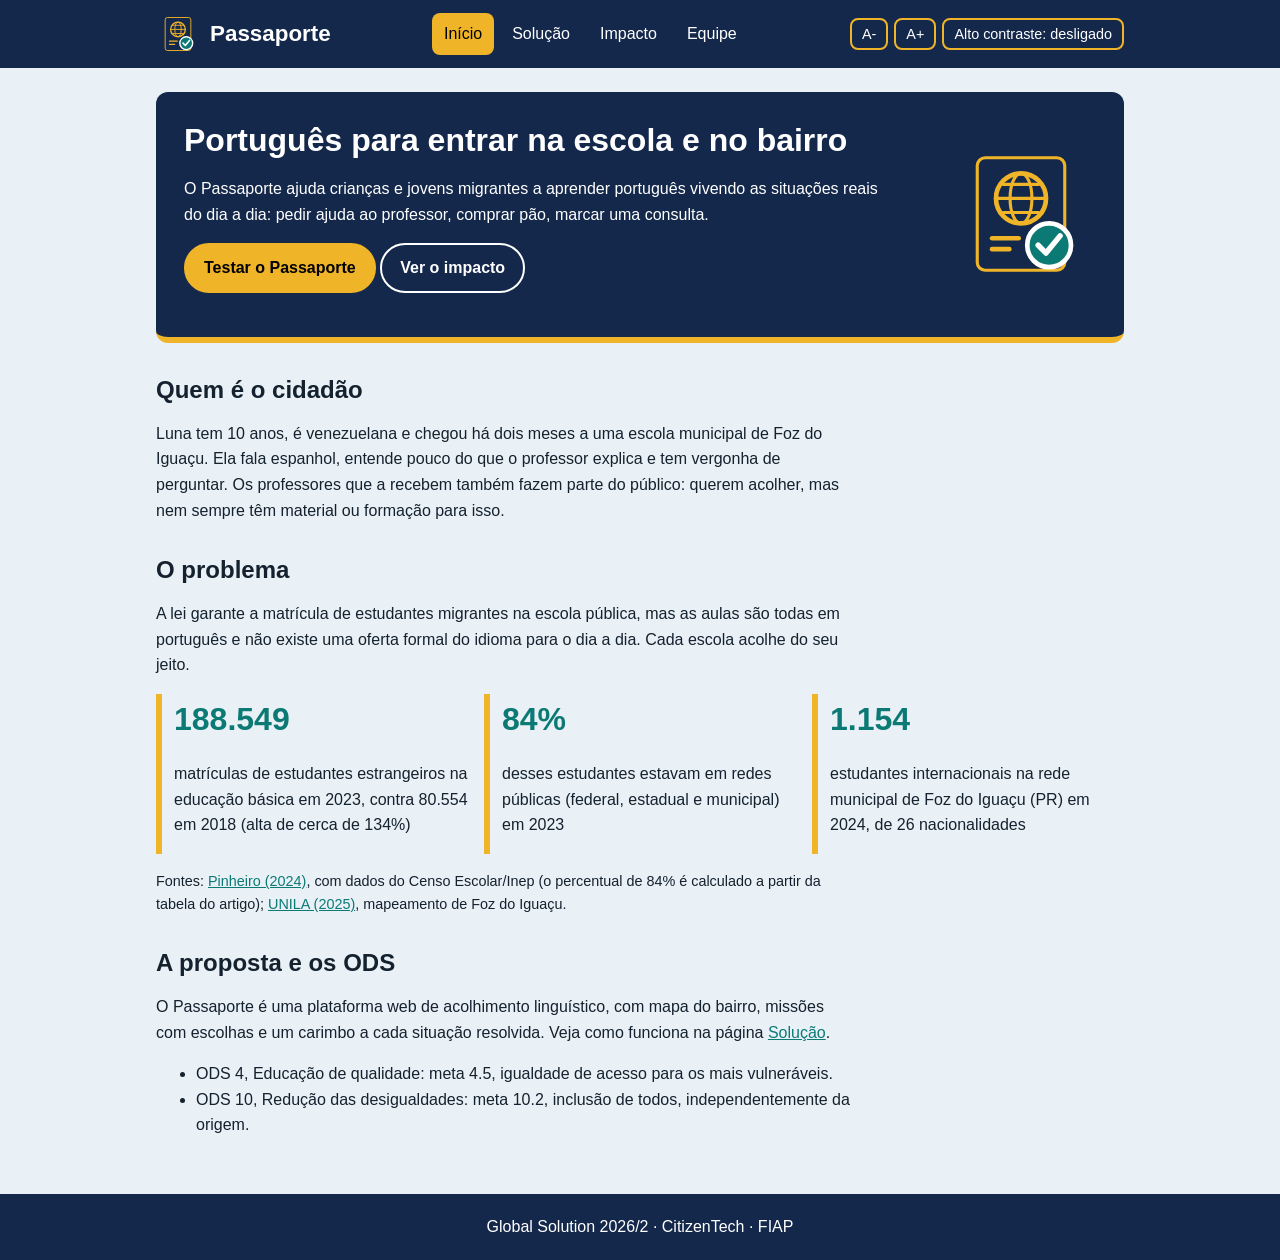
<file: index.html>
<!DOCTYPE html>
<html lang="pt-BR" id="pagina">
<head>
<meta charset="UTF-8">
<meta name="viewport" content="width=device-width, initial-scale=1">
<title>Início | Passaporte</title>
<link rel="icon" href="img/logo.svg" type="image/svg+xml">
<link rel="stylesheet" href="css/estilo.css">
</head>
<body>
<header>
<div class="topo">
<a class="marca" href="./index.html"><img src="img/logo.svg" alt="Logo do Passaporte" width="44" height="44"><span>Passaporte</span></a>
<nav>
<ul>
<li><a class="ativo" href="index.html">Início</a></li>
<li><a href="solucao.html">Solução</a></li>
<li><a href="impacto.html">Impacto</a></li>
<li><a href="equipe.html">Equipe</a></li>
</ul>
</nav>
<div class="acess">
<button type="button" id="btn-menos" title="Diminuir a fonte">A-</button>
<button type="button" id="btn-mais" title="Aumentar a fonte">A+</button>
<button type="button" id="btn-contraste">Alto contraste: desligado</button>
</div>
</div>
</header>
<main id="conteudo">
<section class="hero">
<div>
<h1>Português para entrar na escola e no bairro</h1>
<p>O Passaporte ajuda crianças e jovens migrantes a aprender português vivendo as situações reais do dia a dia: pedir ajuda ao professor, comprar pão, marcar uma consulta.</p>
<p><a class="botao" href="solucao.html">Testar o Passaporte</a> <a class="botao sec" href="impacto.html">Ver o impacto</a></p>
</div>
<img src="img/logo.svg" alt="Passaporte azul com um globo dourado e um carimbo de confirmação" width="150" height="150">
</section>

<section>
<h2>Quem é o cidadão</h2>
<p>Luna tem 10 anos, é venezuelana e chegou há dois meses a uma escola municipal de Foz do Iguaçu. Ela fala espanhol, entende pouco do que o professor explica e tem vergonha de perguntar. Os professores que a recebem também fazem parte do público: querem acolher, mas nem sempre têm material ou formação para isso.</p>
</section>

<section>
<h2>O problema</h2>
<p>A lei garante a matrícula de estudantes migrantes na escola pública, mas as aulas são todas em português e não existe uma oferta formal do idioma para o dia a dia. Cada escola acolhe do seu jeito.</p>
<div class="dados">
<div><p class="numero">188.549</p><p>matrículas de estudantes estrangeiros na educação básica em 2023, contra 80.554 em 2018 (alta de cerca de 134%)</p></div>
<div><p class="numero">84%</p><p>desses estudantes estavam em redes públicas (federal, estadual e municipal) em 2023</p></div>
<div><p class="numero">1.154</p><p>estudantes internacionais na rede municipal de Foz do Iguaçu (PR) em 2024, de 26 nacionalidades</p></div>
</div>
<p class="fonte">Fontes: <a href="https://doi.org/10.56579/rei.v6i2.1332">Pinheiro (2024)</a>, com dados do Censo Escolar/Inep (o percentual de 84% é calculado a partir da tabela do artigo); <a href="https://portal.unila.edu.br/noticias/mapeamento-identifica-alunos-internacionais-na-rede-municipal">UNILA (2025)</a>, mapeamento de Foz do Iguaçu.</p>
</section>

<section>
<h2>A proposta e os ODS</h2>
<p>O Passaporte é uma plataforma web de acolhimento linguístico, com mapa do bairro, missões com escolhas e um carimbo a cada situação resolvida. Veja como funciona na página <a href="solucao.html">Solução</a>.</p>
<ul>
<li>ODS 4, Educação de qualidade: meta 4.5, igualdade de acesso para os mais vulneráveis.</li>
<li>ODS 10, Redução das desigualdades: meta 10.2, inclusão de todos, independentemente da origem.</li>
</ul>
</section>
</main>
<footer>
<p>Global Solution 2026/2 · CitizenTech · FIAP</p>
</footer>
<script src="js/acessibilidade.js"></script>

</body>
</html>
</file>
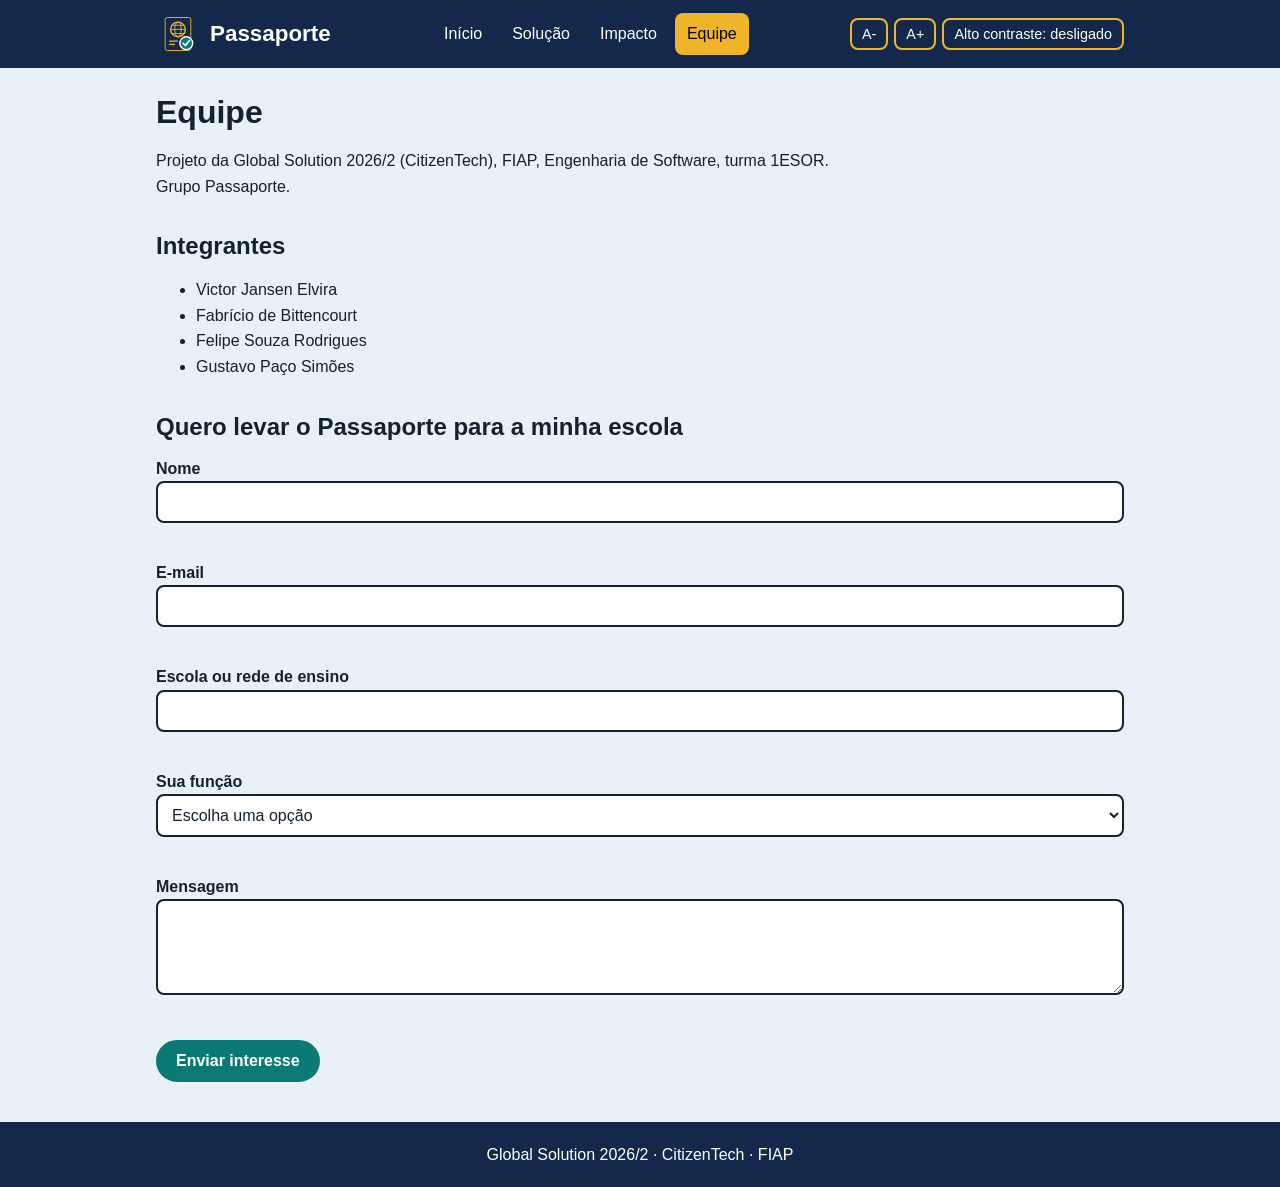
<file: equipe.html>
<!DOCTYPE html>
<html lang="pt-BR" id="pagina">
<head>
<meta charset="UTF-8">
<meta name="viewport" content="width=device-width, initial-scale=1">
<title>Equipe | Passaporte</title>
<link rel="icon" href="img/logo.svg" type="image/svg+xml">
<link rel="stylesheet" href="css/estilo.css">
</head>
<body>
<header>
<div class="topo">
<a class="marca" href="./index.html"><img src="img/logo.svg" alt="Logo do Passaporte" width="44" height="44"><span>Passaporte</span></a>
<nav>
<ul>
<li><a href="index.html">Início</a></li>
<li><a href="solucao.html">Solução</a></li>
<li><a href="impacto.html">Impacto</a></li>
<li><a class="ativo" href="equipe.html">Equipe</a></li>
</ul>
</nav>
<div class="acess">
<button type="button" id="btn-menos" title="Diminuir a fonte">A-</button>
<button type="button" id="btn-mais" title="Aumentar a fonte">A+</button>
<button type="button" id="btn-contraste">Alto contraste: desligado</button>
</div>
</div>
</header>
<main id="conteudo">
<h1>Equipe</h1>
<p>Projeto da Global Solution 2026/2 (CitizenTech), FIAP, Engenharia de Software, turma 1ESOR. Grupo Passaporte.</p>
<h2>Integrantes</h2>
<ul>
<li>Victor Jansen Elvira</li>
<li>Fabrício de Bittencourt</li>
<li>Felipe Souza Rodrigues</li>
<li>Gustavo Paço Simões</li>
</ul>

<section>
<h2>Quero levar o Passaporte para a minha escola</h2>
<form id="form-contato">
<label for="nome">Nome</label>
<input type="text" id="nome" name="nome">
<p class="campo-erro" id="erro-nome"></p>
<label for="email">E-mail</label>
<input type="text" id="email" name="email">
<p class="campo-erro" id="erro-email"></p>
<label for="escola">Escola ou rede de ensino</label>
<input type="text" id="escola" name="escola">
<p class="campo-erro" id="erro-escola"></p>
<label for="papel">Sua função</label>
<select id="papel" name="papel">
<option value="">Escolha uma opção</option>
<option>Professor(a)</option>
<option>Gestor(a)</option>
<option>Voluntário(a)</option>
<option>Outra</option>
</select>
<p class="campo-erro" id="erro-papel"></p>
<label for="mensagem">Mensagem</label>
<textarea id="mensagem" name="mensagem" rows="4"></textarea>
<p class="campo-erro" id="erro-mensagem"></p>
<button type="button" class="botao" id="enviar">Enviar interesse</button>
</form>
<div id="status-form"></div>
</section>
</main>
<footer>
<p>Global Solution 2026/2 · CitizenTech · FIAP</p>
</footer>
<script src="js/acessibilidade.js"></script>
<script src="js/formulario.js"></script>
</body>
</html>
</file>
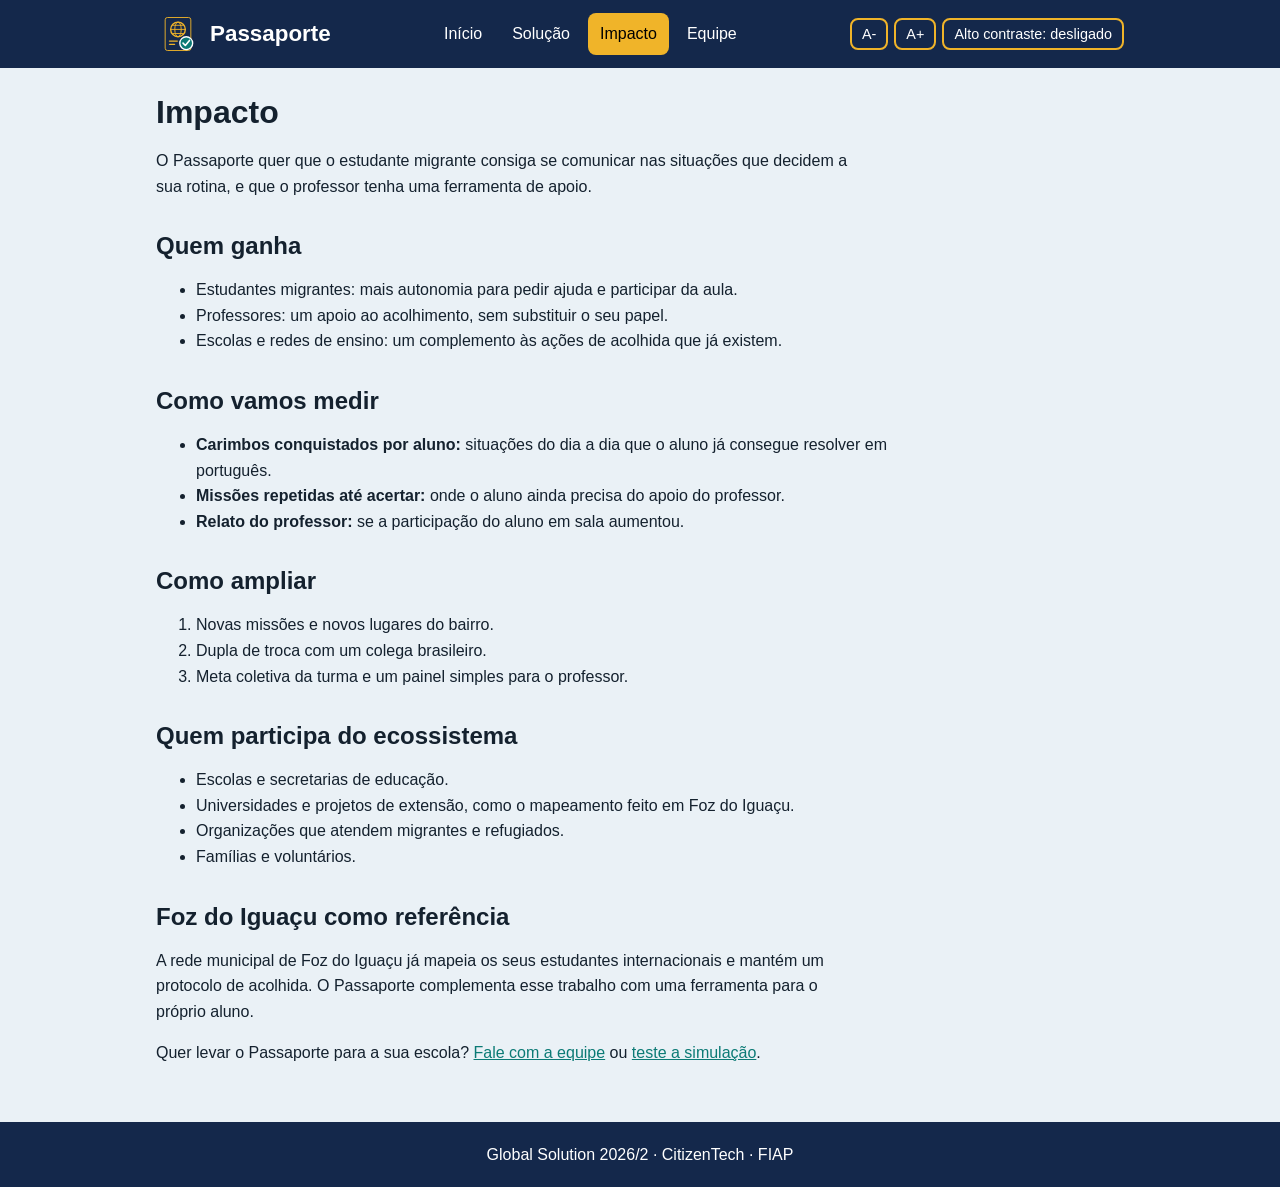
<file: impacto.html>
<!DOCTYPE html>
<html lang="pt-BR" id="pagina">
<head>
<meta charset="UTF-8">
<meta name="viewport" content="width=device-width, initial-scale=1">
<title>Impacto | Passaporte</title>
<link rel="icon" href="img/logo.svg" type="image/svg+xml">
<link rel="stylesheet" href="css/estilo.css">
</head>
<body>
<header>
<div class="topo">
<a class="marca" href="./index.html"><img src="img/logo.svg" alt="Logo do Passaporte" width="44" height="44"><span>Passaporte</span></a>
<nav>
<ul>
<li><a href="index.html">Início</a></li>
<li><a href="solucao.html">Solução</a></li>
<li><a class="ativo" href="impacto.html">Impacto</a></li>
<li><a href="equipe.html">Equipe</a></li>
</ul>
</nav>
<div class="acess">
<button type="button" id="btn-menos" title="Diminuir a fonte">A-</button>
<button type="button" id="btn-mais" title="Aumentar a fonte">A+</button>
<button type="button" id="btn-contraste">Alto contraste: desligado</button>
</div>
</div>
</header>
<main id="conteudo">
<h1>Impacto</h1>
<p>O Passaporte quer que o estudante migrante consiga se comunicar nas situações que decidem a sua rotina, e que o professor tenha uma ferramenta de apoio.</p>

<h2>Quem ganha</h2>
<ul>
<li>Estudantes migrantes: mais autonomia para pedir ajuda e participar da aula.</li>
<li>Professores: um apoio ao acolhimento, sem substituir o seu papel.</li>
<li>Escolas e redes de ensino: um complemento às ações de acolhida que já existem.</li>
</ul>

<h2>Como vamos medir</h2>
<ul>
<li><strong>Carimbos conquistados por aluno:</strong> situações do dia a dia que o aluno já consegue resolver em português.</li>
<li><strong>Missões repetidas até acertar:</strong> onde o aluno ainda precisa do apoio do professor.</li>
<li><strong>Relato do professor:</strong> se a participação do aluno em sala aumentou.</li>
</ul>

<h2>Como ampliar</h2>
<ol>
<li>Novas missões e novos lugares do bairro.</li>
<li>Dupla de troca com um colega brasileiro.</li>
<li>Meta coletiva da turma e um painel simples para o professor.</li>
</ol>

<h2>Quem participa do ecossistema</h2>
<ul>
<li>Escolas e secretarias de educação.</li>
<li>Universidades e projetos de extensão, como o mapeamento feito em Foz do Iguaçu.</li>
<li>Organizações que atendem migrantes e refugiados.</li>
<li>Famílias e voluntários.</li>
</ul>

<h2>Foz do Iguaçu como referência</h2>
<p>A rede municipal de Foz do Iguaçu já mapeia os seus estudantes internacionais e mantém um protocolo de acolhida. O Passaporte complementa esse trabalho com uma ferramenta para o próprio aluno.</p>
<p>Quer levar o Passaporte para a sua escola? <a href="equipe.html">Fale com a equipe</a> ou <a href="solucao.html">teste a simulação</a>.</p>
</main>
<footer>
<p>Global Solution 2026/2 · CitizenTech · FIAP</p>
</footer>
<script src="js/acessibilidade.js"></script>

</body>
</html>
</file>
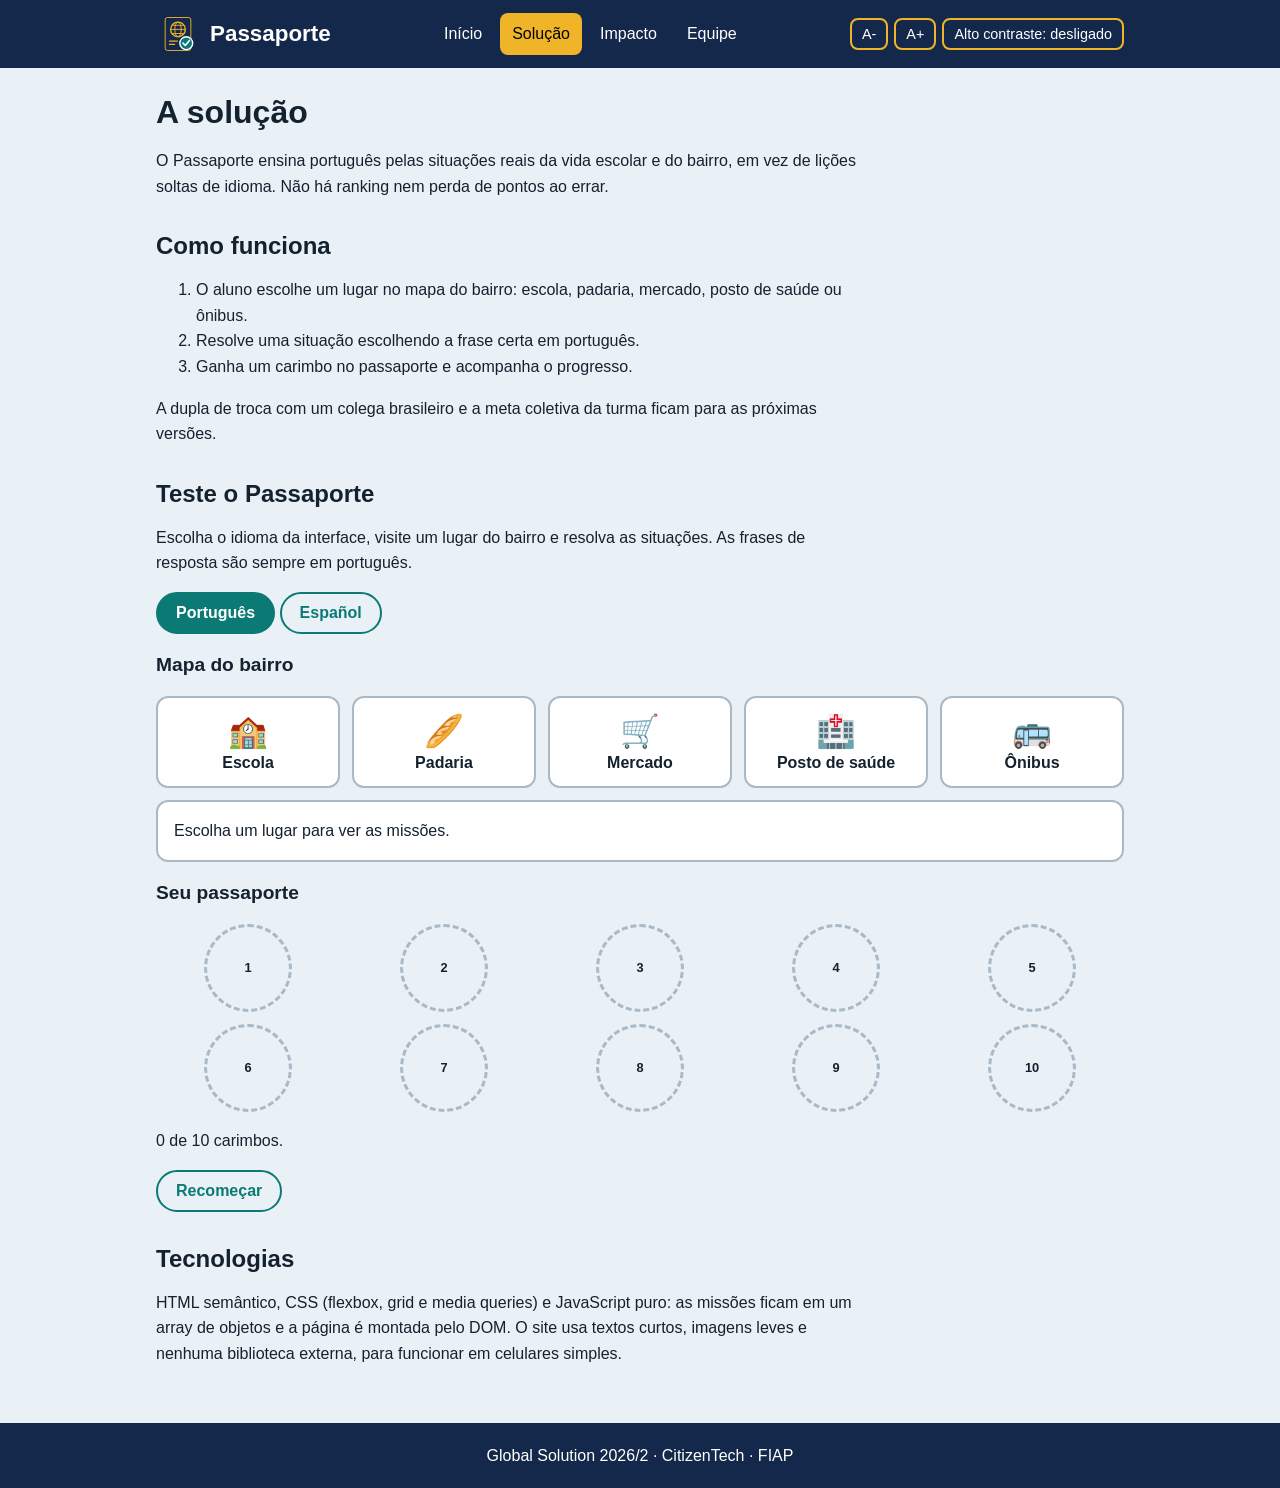
<file: solucao.html>
<!DOCTYPE html>
<html lang="pt-BR" id="pagina">
<head>
<meta charset="UTF-8">
<meta name="viewport" content="width=device-width, initial-scale=1">
<title>Solução | Passaporte</title>
<link rel="icon" href="img/logo.svg" type="image/svg+xml">
<link rel="stylesheet" href="css/estilo.css">
</head>
<body>
<header>
<div class="topo">
<a class="marca" href="./index.html"><img src="img/logo.svg" alt="Logo do Passaporte" width="44" height="44"><span>Passaporte</span></a>
<nav>
<ul>
<li><a href="index.html">Início</a></li>
<li><a class="ativo" href="solucao.html">Solução</a></li>
<li><a href="impacto.html">Impacto</a></li>
<li><a href="equipe.html">Equipe</a></li>
</ul>
</nav>
<div class="acess">
<button type="button" id="btn-menos" title="Diminuir a fonte">A-</button>
<button type="button" id="btn-mais" title="Aumentar a fonte">A+</button>
<button type="button" id="btn-contraste">Alto contraste: desligado</button>
</div>
</div>
</header>
<main id="conteudo">
<h1>A solução</h1>
<p>O Passaporte ensina português pelas situações reais da vida escolar e do bairro, em vez de lições soltas de idioma. Não há ranking nem perda de pontos ao errar.</p>

<h2>Como funciona</h2>
<ol>
<li>O aluno escolhe um lugar no mapa do bairro: escola, padaria, mercado, posto de saúde ou ônibus.</li>
<li>Resolve uma situação escolhendo a frase certa em português.</li>
<li>Ganha um carimbo no passaporte e acompanha o progresso.</li>
</ol>
<p>A dupla de troca com um colega brasileiro e a meta coletiva da turma ficam para as próximas versões.</p>

<section>
<h2>Teste o Passaporte</h2>
<p>Escolha o idioma da interface, visite um lugar do bairro e resolva as situações. As frases de resposta são sempre em português.</p>
<div id="idiomas"></div>
<h3 id="titulo-mapa">Mapa do bairro</h3>
<div id="mapa" class="mapa"></div>
<div id="painel" class="cartao"></div>
<h3 id="titulo-passaporte">Seu passaporte</h3>
<div id="carimbos" class="carimbos"></div>
<p id="progresso"></p>
<button type="button" class="botao sec" id="reiniciar">Recomeçar</button>
</section>

<h2>Tecnologias</h2>
<p>HTML semântico, CSS (flexbox, grid e media queries) e JavaScript puro: as missões ficam em um array de objetos e a página é montada pelo DOM. O site usa textos curtos, imagens leves e nenhuma biblioteca externa, para funcionar em celulares simples.</p>
</main>
<footer>
<p>Global Solution 2026/2 · CitizenTech · FIAP</p>
</footer>
<script src="js/acessibilidade.js"></script>
<script src="js/simulacao.js"></script>
</body>
</html>
</file>
<file: css/estilo.css>
/* Cores e medidas do site (variáveis) */
:root{--fundo:#eaf1f6;--cartao:#fff;--texto:#14212e;--azul:#14284b;--sobre-azul:#fff;--destaque:#0b7a75;--sobre-destaque:#fff;--ouro:#f0b429;--borda:#a9b9c6;--certo:#0b7a75;--errado:#b42318;--raio:12px}
/* Modo de alto contraste: só troca as variáveis */
.alto-contraste{--fundo:#000;--cartao:#000;--texto:#fff;--azul:#000;--sobre-azul:#fff;--destaque:#ffd400;--sobre-destaque:#000;--ouro:#ffd400;--borda:#fff;--certo:#ffd400;--errado:#ff8a80}
html{font-size:100%}
*{box-sizing:border-box}
body{margin:0;font-family:Arial,Helvetica,sans-serif;line-height:1.6;background:var(--fundo);color:var(--texto)}
h1,h2,h3{line-height:1.25;font-family:"Trebuchet MS",Arial,sans-serif}
h1{font-size:2rem;margin:0 0 .5rem}
h2{font-size:1.5rem;margin:2rem 0 .5rem}
h3{font-size:1.2rem}
p,li{max-width:700px}
a{color:var(--destaque)}
header{background:var(--azul);color:var(--sobre-azul)}
.topo{max-width:1000px;margin:auto;padding:12px 16px;display:flex;flex-wrap:wrap;align-items:center;justify-content:space-between;gap:12px}
.marca{display:flex;align-items:center;gap:10px;color:var(--sobre-azul);text-decoration:none;font-size:1.4rem;font-weight:800}
.marca img{width:44px;height:44px}
nav ul{list-style:none;margin:0;padding:0;display:flex;flex-wrap:wrap;gap:6px}
nav a{display:block;padding:8px 12px;border-radius:8px;color:var(--sobre-azul);text-decoration:none}
nav a:hover,nav a.ativo{background:var(--ouro);color:#000}
.acess{display:flex;flex-wrap:wrap;gap:6px}
.acess button{font-family:inherit;font-size:1rem;font-size:.9rem;padding:6px 10px;border-radius:8px;border:2px solid var(--ouro);background:transparent;color:var(--sobre-azul)}
main{max-width:1000px;margin:auto;padding:24px 16px 40px}
.hero{background:var(--azul);color:var(--sobre-azul);border-radius:var(--raio);padding:28px;border-bottom:6px solid var(--ouro);display:flex;flex-wrap:wrap;align-items:center;gap:24px}
.hero div{flex:1 1 300px}
.hero img{width:150px;height:150px}
.botao{display:inline-block;font-family:inherit;font-size:1rem;font-weight:700;padding:10px 18px;border-radius:999px;border:2px solid var(--destaque);background:var(--destaque);color:var(--sobre-destaque);text-decoration:none}
.botao.sec{background:transparent;color:var(--destaque)}
.botao.sec.ativo{background:var(--destaque);color:var(--sobre-destaque)}
.hero .botao{background:var(--ouro);border-color:var(--ouro);color:#000}
.hero .botao.sec{background:transparent;color:var(--sobre-azul);border-color:var(--sobre-azul)}
.dados{display:grid;grid-template-columns:repeat(3,1fr);gap:16px;margin:16px 0}
.dados div{border-left:6px solid var(--ouro);padding-left:12px}
.numero{font-size:2rem;font-weight:800;color:var(--destaque);margin:0}
.fonte{font-size:.9rem}
.cartao{background:var(--cartao);border:2px solid var(--borda);border-radius:var(--raio);padding:16px}
.mapa{display:grid;grid-template-columns:repeat(5,1fr);gap:12px;margin:12px 0}
.lugar{font-family:inherit;font-size:1rem;font-weight:700;display:flex;flex-direction:column;align-items:center;gap:4px;padding:14px 8px;border:2px solid var(--borda);border-radius:var(--raio);background:var(--cartao);color:var(--texto)}
.ico{font-size:2rem}
.lugar.ativo{background:var(--azul);color:var(--sobre-azul);border-color:var(--ouro)}
.lista-missoes{list-style:none;padding:0;display:flex;flex-wrap:wrap;gap:8px}
.situacao{font-size:1.15rem;font-weight:700}
.opcoes{display:grid;gap:8px;margin:12px 0}
.opcoes .botao{text-align:left}
.msg{padding:10px 14px;border-radius:8px;border:2px solid var(--borda);border-left-width:8px}
.msg.certo{border-left-color:var(--certo)}
.msg.errado{border-left-color:var(--errado)}
.carimbos{display:grid;grid-template-columns:repeat(5,1fr);gap:12px;justify-items:center}
.carimbo{width:5.5rem;height:5.5rem;border:3px dashed var(--borda);border-radius:50%;display:flex;align-items:center;justify-content:center;text-align:center;font-size:.8rem;font-weight:700;padding:6px}
.carimbo.ok{border-style:solid;border-color:var(--destaque);color:var(--destaque)}
label{display:block;font-weight:700;margin-top:14px}
input,select,textarea{width:100%;font-family:inherit;font-size:1rem;padding:10px;border:2px solid var(--texto);border-radius:8px;background:var(--cartao);color:var(--texto)}
.campo-erro{color:var(--errado);font-size:.9rem;margin:4px 0 0;min-height:1.3em}
form .botao{margin-top:14px}
footer{background:var(--azul);color:var(--sobre-azul);text-align:center;padding:20px 16px}
footer p{margin:0 auto}
.alto-contraste .hero{border:2px solid #fff}
/* Celular */
@media (max-width:700px){h1{font-size:1.6rem}.topo{justify-content:center}.hero{padding:20px}.hero img{width:100px;height:100px}.carimbos{grid-template-columns:repeat(2,1fr)}.dados{grid-template-columns:1fr}.mapa{grid-template-columns:repeat(2,1fr)}}
</file>
